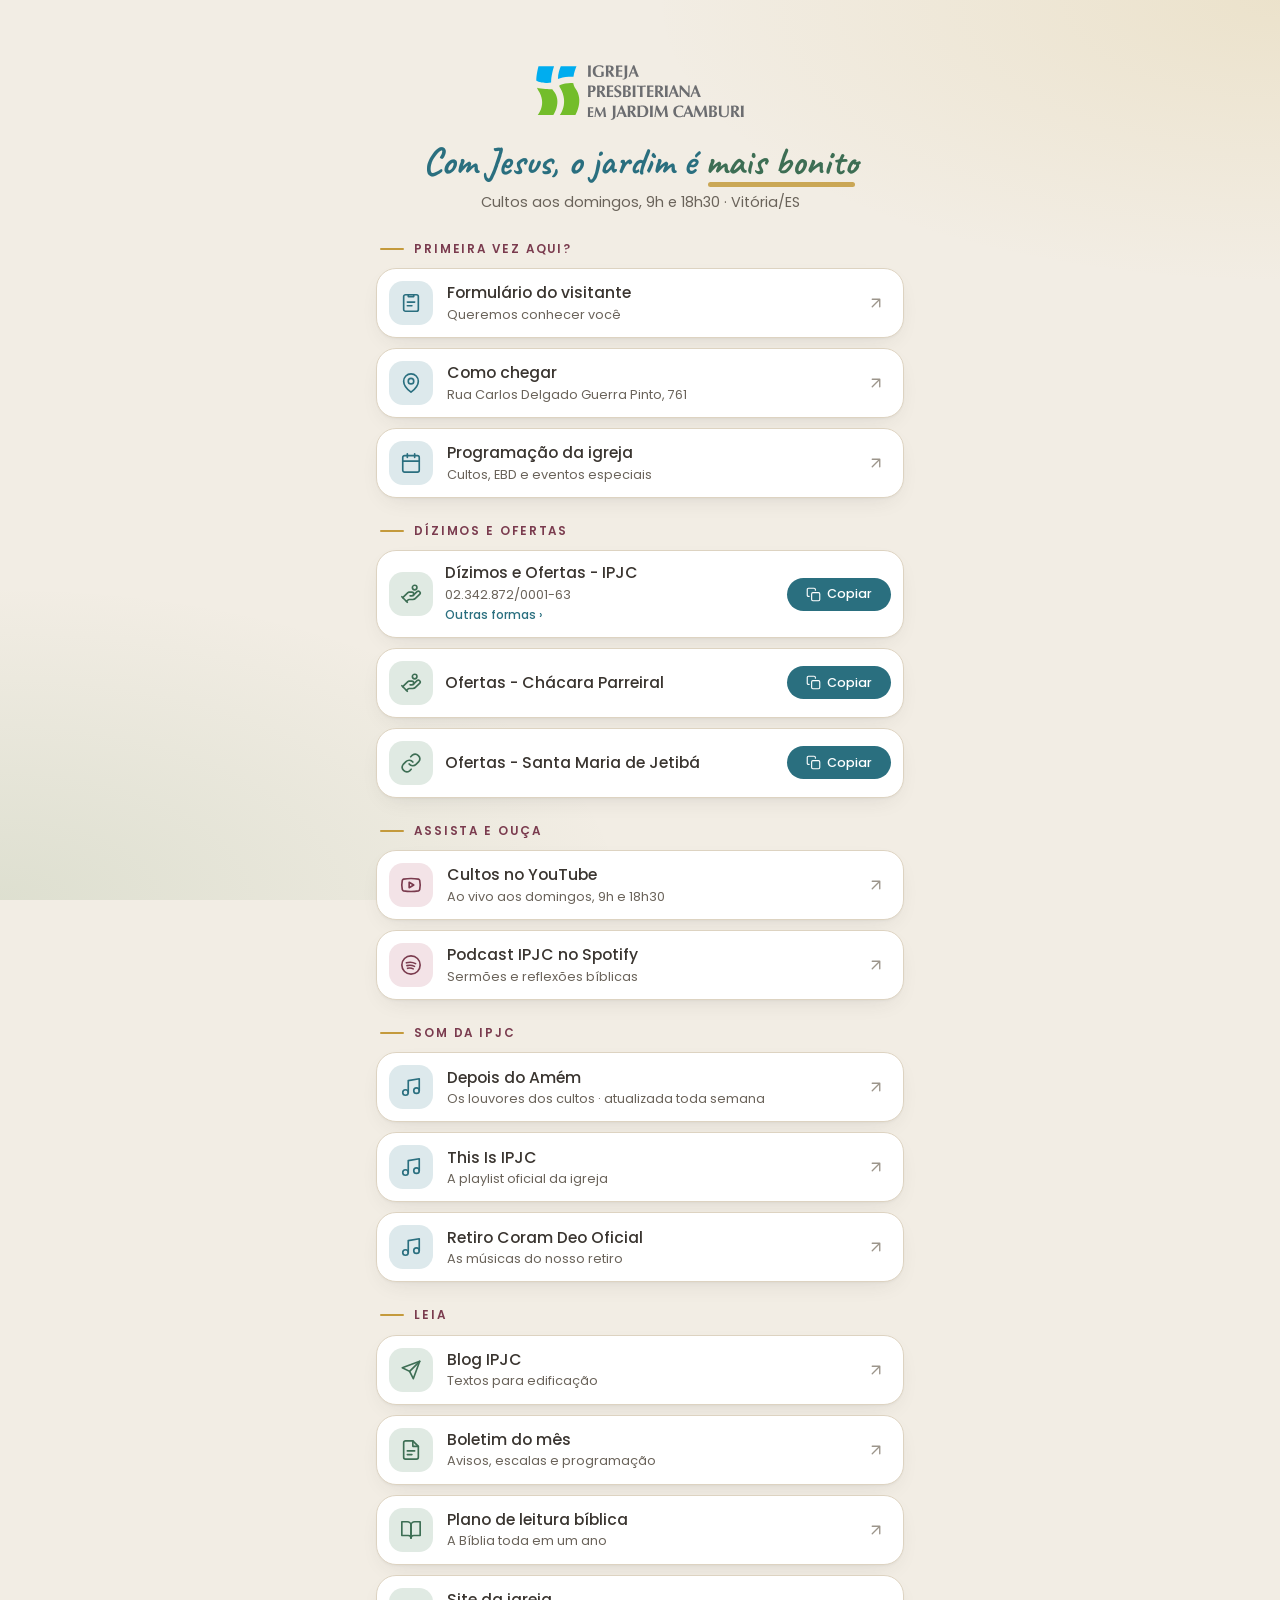
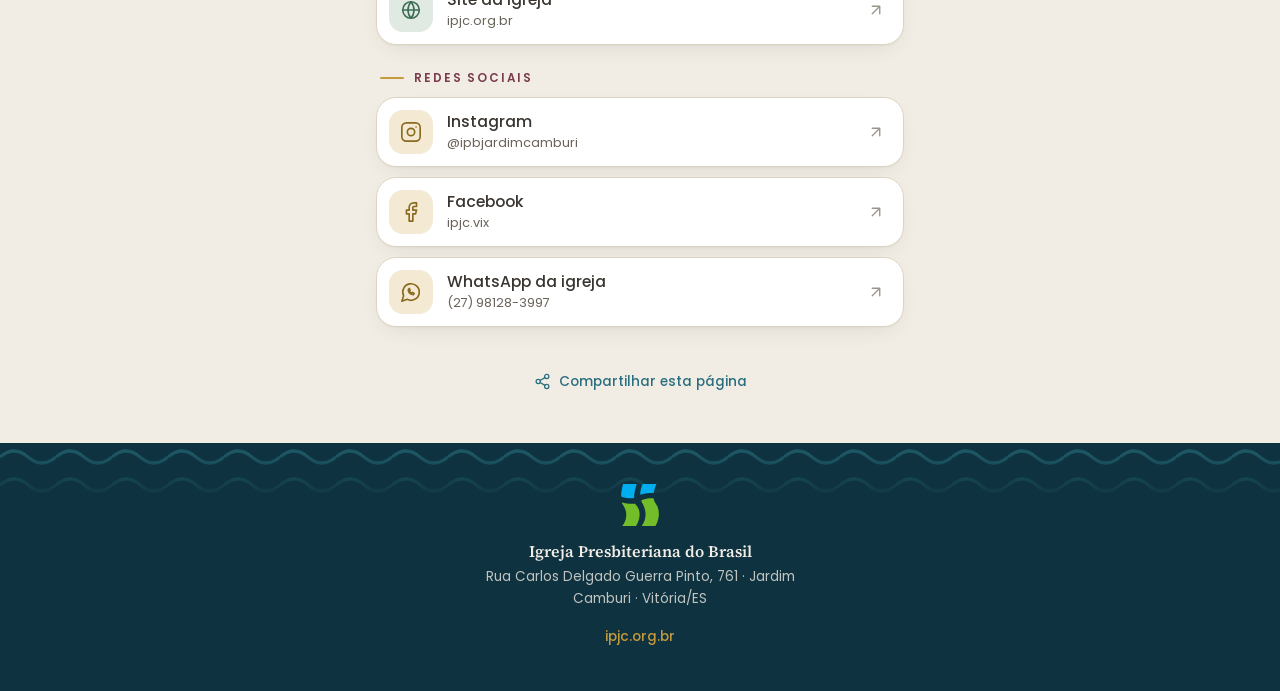
<file: index.html>
<!doctype html>
<html lang="pt-BR">
<head>
  <meta charset="utf-8">
  <meta name="viewport" content="width=device-width, initial-scale=1, viewport-fit=cover">
  <title>IPJC — Links</title>
  <meta name="description" content="Todos os links da Igreja Presbiteriana em Jardim Camburi: cultos ao vivo, programação, boletim, pedido de oração, contribuição e mais.">
  <meta name="theme-color" content="#F2EDE4">
  <meta property="og:type" content="website">
  <meta property="og:title" content="IPJC — Links">
  <meta property="og:description" content="Com Jesus, o jardim é mais bonito. Todos os links da igreja em um só lugar.">
  <meta property="og:locale" content="pt_BR">
  <meta property="og:image" content="assets/img/og-ipjc.jpg">
  <meta name="twitter:card" content="summary_large_image">
  <link rel="icon" href="assets/img/ipjc-simbolo.svg" type="image/svg+xml">
  <link rel="apple-touch-icon" href="assets/img/ipjc-simbolo.png">

  <link rel="preconnect" href="https://fonts.googleapis.com">
  <link rel="preconnect" href="https://fonts.gstatic.com" crossorigin>
  <link href="https://fonts.googleapis.com/css2?family=Caveat:wght@500;700&family=Poppins:wght@300;400;500;600;700&family=Source+Serif+4:ital,opsz,wght@0,8..60,400;0,8..60,600;0,8..60,700;1,8..60,400&display=swap" rel="stylesheet">
  <link rel="stylesheet" href="css/base.css">
  <link rel="stylesheet" href="css/links.css">

  <script src="js/icones.js" defer></script>
  <script src="js/links.js" defer></script>
</head>
<body class="lk">
  <div class="lk-fundo" aria-hidden="true"></div>

  <main class="lk-pagina" id="conteudo">
    <header class="lk-perfil">
      <a class="lk-logo" href="https://www.ipjc.org.br/" aria-label="Site da Igreja Presbiteriana em Jardim Camburi">
        <img src="assets/img/ipjc-logo.svg" alt="Igreja Presbiteriana em Jardim Camburi" width="300" height="81">
      </a>
      <p class="lk-frase" id="lk-frase"></p>
      <p class="lk-descricao" id="lk-descricao"></p>
      <ul class="lk-redes" id="lk-redes" aria-label="Redes sociais"></ul>
    </header>

    <a class="lk-aovivo" id="lk-aovivo" target="_blank" rel="noopener" hidden>
      <span class="dot" aria-hidden="true"></span>
      <strong>Ao vivo agora</strong>
      <span>Assista ao culto</span>
    </a>

    <div class="lk-secoes" id="lk-secoes" aria-live="polite">
      <div class="lk-carregando" aria-hidden="true"><span></span><span></span><span></span><span></span></div>
    </div>

    <button class="lk-compartilhar" type="button" id="lk-compartilhar">
      <span class="lk-compartilhar-ico" data-icone="compartilhar"></span>
      Compartilhar esta página
    </button>
  </main>

  <footer class="lk-rodape">
    <div class="calcadao" aria-hidden="true"></div>
    <img src="assets/img/ipjc-simbolo.svg" alt="" width="40" height="45">
    <p class="lk-rodape-texto" id="lk-rodape-texto"></p>
    <p class="lk-rodape-endereco" id="lk-rodape-endereco"></p>
    <a class="lk-rodape-site" href="https://www.ipjc.org.br/">ipjc.org.br</a>
  </footer>

  <div class="lk-toast" id="lk-toast" role="status" aria-live="polite"></div>
</body>
</html>
</file>
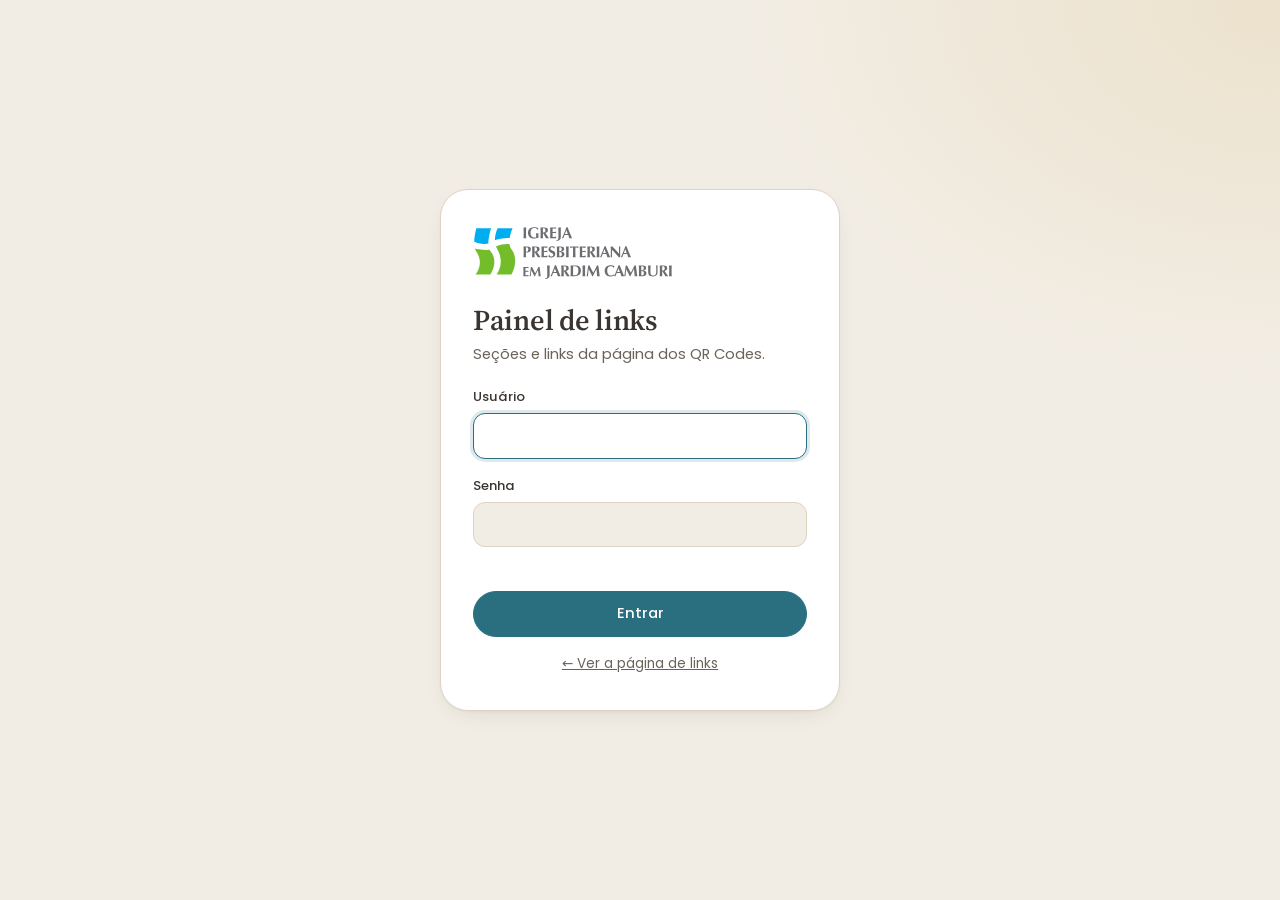
<file: admin.html>
<!doctype html>
<html lang="pt-BR">
<head>
  <meta charset="utf-8">
  <meta name="viewport" content="width=device-width, initial-scale=1">
  <meta name="robots" content="noindex, nofollow">
  <title>Painel de links — IPJC</title>
  <meta name="theme-color" content="#0F3240">
  <link rel="icon" href="assets/img/ipjc-simbolo.svg" type="image/svg+xml">

  <link rel="preconnect" href="https://fonts.googleapis.com">
  <link rel="preconnect" href="https://fonts.gstatic.com" crossorigin>
  <link href="https://fonts.googleapis.com/css2?family=Caveat:wght@500;700&family=Poppins:wght@300;400;500;600;700&family=Source+Serif+4:ital,opsz,wght@0,8..60,400;0,8..60,600;0,8..60,700;1,8..60,400&display=swap" rel="stylesheet">
  <link rel="stylesheet" href="css/base.css">
  <link rel="stylesheet" href="css/admin.css">

  <script src="js/icones.js" defer></script>
  <script src="js/vendor/qrcode.js" defer></script>
  <script src="js/admin-config.js" defer></script>
  <script src="js/admin.js" defer></script>
</head>
<body class="adm">

  <!-- ============================================================ LOGIN -->
  <main class="adm-login" id="tela-login">
    <form class="adm-login-card" id="form-login" novalidate>
      <img src="assets/img/ipjc-logo.svg" alt="Igreja Presbiteriana em Jardim Camburi" width="220" height="60">
      <h1>Painel de links</h1>
      <p>Seções e links da página dos QR Codes.</p>
      <label class="campo"><span>Usuário</span><input type="text" name="usuario" autocomplete="username" required autofocus></label>
      <label class="campo"><span>Senha</span><input type="password" name="senha" autocomplete="current-password" required></label>
      <p class="adm-login-erro" id="login-erro" role="alert"></p>
      <button class="btn" type="submit">Entrar</button>
      <a class="adm-voltar" href="index.html">← Ver a página de links</a>
    </form>
  </main>

  <!-- ============================================================ PAINEL -->
  <div class="adm-app" id="tela-app" hidden>
    <header class="adm-topo">
      <img class="adm-marca" src="assets/img/ipjc-logo-branca.svg" alt="IPJC" width="150" height="40">
      <span class="adm-topo-titulo">Painel de links</span>
      <a class="adm-topo-link" href="index.html" target="_blank" rel="noopener">Ver página ↗</a>
      <button class="adm-topo-link" type="button" id="btn-sair">Sair</button>
    </header>

    <div class="adm-corpo">
      <div class="adm-editor">
        <!-- Barra de publicação -->
        <div class="adm-barra" id="barra">
          <div class="adm-barra-status">
            <strong id="status-titulo">Tudo publicado</strong>
            <span id="status-texto">A página está igual ao que você vê aqui.</span>
          </div>
          <button class="btn btn--ghost btn--p adm-so-mobile" type="button" id="btn-previa-mobile">Prévia</button>
          <button class="btn btn--mostarda" type="button" id="btn-publicar">Publicar</button>
        </div>

        <nav class="adm-abas" role="tablist" aria-label="Seções do painel">
          <button type="button" role="tab" class="adm-aba" data-aba="links" aria-selected="true">Links</button>
          <button type="button" role="tab" class="adm-aba" data-aba="perfil" aria-selected="false">Perfil e redes</button>
          <button type="button" role="tab" class="adm-aba" data-aba="publicar" aria-selected="false">Publicação</button>
        </nav>

        <section class="adm-painel" data-painel="links" id="painel-links"></section>
        <section class="adm-painel" data-painel="perfil" id="painel-perfil" hidden></section>
        <section class="adm-painel" data-painel="publicar" id="painel-publicar" hidden></section>
      </div>

      <!-- Prévia ao vivo -->
      <aside class="adm-previa" id="previa" aria-label="Prévia da página">
        <div class="adm-previa-topo">
          <span>Prévia ao vivo</span>
          <button type="button" class="adm-previa-fechar" id="btn-previa-fechar" aria-label="Fechar prévia">×</button>
        </div>
        <div class="adm-celular"><iframe id="previa-frame" src="index.html?previa" title="Prévia da página de links"></iframe></div>
      </aside>
    </div>
  </div>

  <!-- ============================================================ DIÁLOGO DO LINK -->
  <dialog class="adm-dialogo" id="dialogo-link" aria-labelledby="dialogo-link-titulo">
    <form method="dialog" class="adm-form" id="form-link" novalidate>
      <header class="adm-dialogo-topo">
        <h2 id="dialogo-link-titulo">Novo link</h2>
        <button type="button" class="adm-dialogo-x" data-fechar aria-label="Fechar">×</button>
      </header>

      <label class="campo"><span>Título <em>*</em></span><input name="titulo" maxlength="70" required placeholder="Ex.: Inscrições para o Retiro"></label>
      <label class="campo"><span>Descrição <small>(opcional, aparece embaixo do título)</small></span><input name="descricao" maxlength="90" placeholder="Ex.: Até 30/11 · vagas limitadas"></label>
      <div class="campo">
        <span>Tipo</span>
        <div class="adm-tipos" role="radiogroup" aria-label="Tipo">
          <label><input type="radio" name="tipo" value="link"><span>Abre um link</span></label>
          <label><input type="radio" name="tipo" value="copiar"><span>Copia um texto <small>(ex.: chave Pix)</small></span></label>
        </div>
      </div>
      <label class="campo" data-so="copiar"><span>Texto copiado ao tocar em "Copiar" <em>*</em></span><input name="copiar" placeholder="Ex.: 02342872000163"></label>
      <label class="campo" data-so="copiar"><span>Nome do link "saiba mais" <small>(opcional)</small></span><input name="rotuloUrl" maxlength="40" placeholder="Outras formas"></label>
      <label class="campo"><span id="rotulo-url">Endereço (link) <em>*</em></span><input name="url" inputmode="url" placeholder="https://..."></label>
      <p class="adm-ajuda" data-so="link">Dica: para WhatsApp, use <code>https://wa.me/5527999999999</code>.</p>

      <div class="campo">
        <span>Imagem <small>(opcional — arte da programação, logo do ministério… substitui o ícone)</small></span>
        <div class="adm-imagem">
          <span class="adm-imagem-previa" id="imagem-previa"></span>
          <div class="adm-imagem-botoes">
            <label class="btn btn--ghost btn--p adm-arquivo">Escolher imagem<input type="file" accept="image/*" id="input-imagem"></label>
            <button type="button" class="btn btn--perigo btn--p" id="btn-remover-imagem" hidden>Remover imagem</button>
            <small class="adm-ajuda">A imagem é recortada no centro em formato quadrado e reduzida automaticamente.</small>
          </div>
        </div>
      </div>

      <div class="campo" id="campo-icone">
        <span>Ícone</span>
        <div class="adm-icones" id="seletor-icones" role="radiogroup" aria-label="Ícone"></div>
      </div>

      <label class="campo campo--meia"><span>Seção</span><select name="secao" id="link-secao"></select></label>
      <div class="campo--meia adm-chaves">
        <label class="adm-chave"><input type="checkbox" name="ativo"><span>Visível na página</span></label>
        <label class="adm-chave"><input type="checkbox" name="destaque"><span>Destaque (cartão grande)</span></label>
      </div>

      <fieldset class="adm-periodo">
        <legend>Período <small>(opcional — o link aparece e some sozinho)</small></legend>
        <label class="campo campo--meia"><span>Mostrar a partir de</span><input type="date" name="inicio"></label>
        <label class="campo campo--meia"><span>Mostrar até</span><input type="date" name="fim"></label>
      </fieldset>

      <p class="adm-form-erro" id="link-erro" role="alert"></p>
      <footer class="adm-dialogo-acoes">
        <button type="button" class="btn btn--perigo btn--p" id="btn-excluir-link">Excluir link</button>
        <span class="adm-espaco"></span>
        <button type="button" class="btn btn--ghost" data-fechar>Cancelar</button>
        <button type="submit" class="btn" id="btn-salvar-link">Salvar</button>
      </footer>
    </form>
  </dialog>

  <div class="adm-toast" id="toast" role="status" aria-live="polite"></div>
</body>
</html>
</file>
<file: css/base.css>
/* ==========================================================================
   IPJC Links — Base (tokens idênticos ao site v3: css/style.css)
   ========================================================================== */

:root {
  /* Cores da logo — exclusivas da marca */
  --logo-azul: #00ADEF;
  --logo-verde: #73BD2A;

  /* Paleta de Comunicações (Manual de Marca, cap. 07) */
  --noite: #0F3240;
  --azul-profundo: #1B4D5E;
  --azul: #2A6F7F;            /* Azul Petróleo — primária */
  --azul-claro: #5E9AAD;
  --verde: #3D6E54;           /* Verde Litúrgico */
  --verde-salvia: #5A8A6E;
  --borgonha: #7A3B4E;
  --mostarda: #C49A3C;
  --areia: #C8B89A;
  --creme: #F2EDE4;
  --grafite: #3A3530;
  --branco: #FFFFFF;

  /* Derivadas */
  --azul-600: var(--azul-profundo);
  --azul-100: #DDE9EC;
  --verde-100: #E0EAE3;
  --borgonha-100: #F3E3E7;
  --mostarda-600: #8A6A1E;
  --mostarda-100: #F4EAD3;
  --cinza: var(--grafite);
  --cinza-600: #6A635A;
  --cinza-400: #9C958B;
  --bege-claro: #EAE3D6;
  --linha: #DDD3C1;

  /* Tipografia */
  --f-sans: 'Poppins', system-ui, -apple-system, 'Segoe UI', sans-serif;
  --f-serif: 'Source Serif 4', Georgia, 'Times New Roman', serif;
  --f-script: 'Caveat', 'Segoe Script', cursive;

  --raio: 20px;
  --sombra: 0 1px 2px rgba(58, 56, 53, .04), 0 8px 24px -12px rgba(58, 56, 53, .18);
  --sombra-hover: 0 2px 4px rgba(58, 56, 53, .05), 0 22px 40px -18px rgba(42, 111, 127, .35);
  --ease: cubic-bezier(.22, .61, .36, 1);
}

*, *::before, *::after { box-sizing: border-box; }
[hidden] { display: none !important; }
html { -webkit-text-size-adjust: 100%; }
body {
  margin: 0;
  font-family: var(--f-sans);
  font-size: 16px;
  line-height: 1.6;
  color: var(--cinza);
  background: var(--creme);
  -webkit-font-smoothing: antialiased;
}
img, svg { display: block; max-width: 100%; }
a { color: var(--azul); }
h1, h2, h3 { font-family: var(--f-serif); font-weight: 600; line-height: 1.15; margin: 0 0 .5em; letter-spacing: -.01em; }
p { margin: 0 0 1em; }
button, input, select, textarea { font: inherit; color: inherit; }
:focus-visible { outline: 3px solid var(--mostarda); outline-offset: 3px; border-radius: 6px; }
::selection { background: var(--mostarda-100); color: var(--cinza); }

/* Ondas do calçadão de Camburi (mesmo padrão do site) */
.calcadao {
  position: absolute; pointer-events: none;
  background-image: url("data:image/svg+xml,%3Csvg xmlns='http://www.w3.org/2000/svg' width='56' height='28' viewBox='0 0 56 28'%3E%3Cpath d='M0 14q14-12 28 0t28 0' fill='none' stroke='%232A6F7F' stroke-width='3.2'/%3E%3C/svg%3E");
  background-size: 56px 28px;
}

/* Botões (mesmo padrão do site) */
.btn {
  --bg: var(--azul); --fg: #fff;
  display: inline-flex; align-items: center; justify-content: center; gap: 10px;
  min-height: 46px; padding: 11px 22px;
  font: 500 .92rem/1.2 var(--f-sans);
  color: var(--fg); background: var(--bg);
  border: 1.5px solid var(--bg); border-radius: 999px;
  text-decoration: none; cursor: pointer;
  transition: transform .25s var(--ease), background-color .25s, color .25s, box-shadow .25s;
}
.btn:hover { color: var(--fg); background: var(--azul-600); border-color: var(--azul-600); transform: translateY(-2px); box-shadow: var(--sombra-hover); }
.btn:disabled { opacity: .55; cursor: not-allowed; transform: none; box-shadow: none; }
.btn svg { width: 18px; height: 18px; flex: none; }
.btn--mostarda { --bg: var(--mostarda); --fg: var(--grafite); }
.btn--mostarda:hover { background: #D3AC57; border-color: #D3AC57; }
.btn--ghost { --fg: var(--azul); background: transparent; border-color: currentColor; }
.btn--ghost:hover { --fg: #fff; background: var(--azul); border-color: var(--azul); }
.btn--perigo { --fg: var(--borgonha); background: transparent; border-color: currentColor; }
.btn--perigo:hover { --fg: #fff; background: var(--borgonha); border-color: var(--borgonha); box-shadow: none; }
.btn--p { min-height: 38px; padding: 7px 14px; font-size: .82rem; }

@keyframes pulse { from { transform: scale(1); opacity: .8; } to { transform: scale(2.8); opacity: 0; } }

@media (prefers-reduced-motion: reduce) {
  *, *::before, *::after { animation-duration: .01ms !important; animation-iteration-count: 1 !important; transition-duration: .01ms !important; }
}
</file>
<file: css/links.css>
/* ==========================================================================
   IPJC Links — Página pública
   ========================================================================== */

.lk { min-height: 100vh; display: flex; flex-direction: column; overflow-x: hidden; }

/* Fundo: mesmos brilhos do hero do site */
.lk-fundo {
  position: fixed; inset: 0; z-index: -1; pointer-events: none;
  background:
    radial-gradient(70% 45% at 100% 0%, rgba(196, 160, 53, .14), transparent 70%),
    radial-gradient(70% 50% at 0% 100%, rgba(74, 124, 63, .12), transparent 70%),
    var(--creme);
}

.lk-pagina {
  flex: 1; width: 100%; max-width: 560px; margin-inline: auto;
  padding: clamp(36px, 8vw, 64px) 16px 40px;
}

/* Perfil ------------------------------------------------------------------ */
.lk-perfil { text-align: center; margin-bottom: 28px; animation: lk-sobe .7s var(--ease) both; }
.lk-logo { display: inline-block; margin-bottom: 14px; }
.lk-logo img { width: min(52vw, 210px); height: auto; }
.lk-frase {
  font: 700 clamp(1.8rem, 7.4vw, 2.4rem)/1 var(--f-script);
  color: var(--azul); margin: 0 0 10px; letter-spacing: 0;
}
.lk-frase em { font-style: normal; color: var(--verde); position: relative; white-space: nowrap; }
.lk-frase em::after {   /* traço mostarda, como o sublinhado da home */
  content: ""; position: absolute; left: 2%; right: 2%; bottom: -.04em; height: .12em;
  background: var(--mostarda); border-radius: 99px; opacity: .85;
  transform: scaleX(0); transform-origin: left; animation: lk-traco .9s .5s var(--ease) forwards;
}
.lk-descricao { margin: 0 auto 20px; max-width: 36ch; font-size: .9rem; color: var(--cinza-600); }
.lk-descricao:empty { display: none; }

.lk-redes { list-style: none; margin: 0; padding: 0; display: flex; justify-content: center; flex-wrap: wrap; gap: 10px; }
.lk-redes:empty { display: none; }
.lk-redes a {
  display: grid; place-items: center; width: 44px; height: 44px; border-radius: 50%;
  color: var(--azul); background: var(--branco); border: 1px solid var(--linha);
  transition: transform .25s var(--ease), background-color .25s, color .25s, border-color .25s;
}
.lk-redes a:hover { color: #fff; background: var(--azul); border-color: var(--azul); transform: translateY(-2px); }
.lk-redes svg { width: 20px; height: 20px; }

/* Ao vivo (aparece só nos horários definidos) ------------------------------ */
.lk-aovivo {
  display: flex; align-items: center; gap: 10px; margin: 0 0 22px; padding: 12px 18px;
  border-radius: 999px; background: var(--borgonha); color: #fff; text-decoration: none;
  font-size: .9rem; box-shadow: 0 12px 28px -14px rgba(122, 59, 78, .7);
  animation: lk-sobe .6s var(--ease) both;
  transition: transform .25s var(--ease), background-color .25s;
}
.lk-aovivo:hover { color: #fff; background: #652F40; transform: translateY(-2px); }
.lk-aovivo span:last-child { margin-left: auto; opacity: .85; }
.lk-aovivo .dot { position: relative; width: 9px; height: 9px; border-radius: 50%; background: #FF8A8A; flex: none; }
.lk-aovivo .dot::after { content: ""; position: absolute; inset: 0; border-radius: 50%; background: inherit; animation: pulse 1.8s ease-out infinite; }

/* Seções ------------------------------------------------------------------ */
.lk-secoes { display: grid; gap: 26px; }
.lk-secao { animation: lk-sobe .7s var(--ease) both; }
.lk-secao-titulo {
  display: flex; align-items: center; gap: 10px; margin: 0 0 12px; padding-left: 4px;
  font: 600 .74rem/1.2 var(--f-sans); letter-spacing: .16em; text-transform: uppercase; color: var(--borgonha);
}
.lk-secao-titulo::before { content: ""; width: 24px; height: 2px; background: var(--mostarda); border-radius: 2px; flex: none; }

/* Seção recolhível (details/summary) */
.lk-secao details > summary { list-style: none; cursor: pointer; }
.lk-secao details > summary::-webkit-details-marker { display: none; }
.lk-secao details > summary .lk-secao-titulo { margin: 0; }
.lk-secao details > summary {
  display: flex; align-items: center; justify-content: space-between; gap: 12px;
  padding: 14px 18px; border-radius: 16px; background: rgba(255, 255, 255, .55); border: 1px dashed var(--linha);
  transition: background-color .25s;
}
.lk-secao details > summary:hover { background: var(--branco); }
.lk-secao details > summary svg { width: 18px; height: 18px; color: var(--borgonha); transition: transform .3s var(--ease); }
.lk-secao details[open] > summary { margin-bottom: 12px; }
.lk-secao details[open] > summary svg { transform: rotate(180deg); }

.lk-lista { list-style: none; margin: 0; padding: 0; display: grid; gap: 10px; }

/* Link (cartão) */
.lk-link {
  position: relative; display: grid; grid-template-columns: 44px 1fr 20px; align-items: center; gap: 14px;
  min-height: 68px; padding: 12px 16px 12px 12px;
  background: var(--branco); border: 1px solid var(--linha); border-radius: var(--raio);
  color: var(--cinza); text-decoration: none; box-shadow: var(--sombra);
  transition: transform .3s var(--ease), box-shadow .3s, border-color .3s;
}
.lk-link:hover { color: var(--cinza); transform: translateY(-2px); box-shadow: var(--sombra-hover); border-color: var(--azul-100); }
.lk-link:active { transform: translateY(0) scale(.99); }
.lk-link-ico {
  display: grid; place-items: center; width: 44px; height: 44px; border-radius: 14px;
  background: var(--azul-100); color: var(--azul); transition: background-color .3s, color .3s;
}
.lk-link-ico svg { width: 22px; height: 22px; }
.lk-link:hover .lk-link-ico { background: var(--azul); color: #fff; }
.lk-link-texto { min-width: 0; display: flex; flex-direction: column; }
.lk-link-texto strong { font-weight: 500; font-size: .98rem; line-height: 1.3; }
.lk-link-texto small { font-size: .8rem; line-height: 1.35; color: var(--cinza-600); margin-top: 2px; }
.lk-link-seta { width: 18px; height: 18px; color: var(--cinza-400); transition: transform .3s var(--ease), color .3s; }
.lk-link:hover .lk-link-seta { color: var(--azul); transform: translate(2px, -2px); }

/* Cores alternadas por seção, dentro da paleta de comunicações */
.lk-secao[data-tom="verde"] .lk-link-ico { background: var(--verde-100); color: var(--verde); }
.lk-secao[data-tom="verde"] .lk-link:hover .lk-link-ico { background: var(--verde); color: #fff; }
.lk-secao[data-tom="mostarda"] .lk-link-ico { background: var(--mostarda-100); color: var(--mostarda-600); }
.lk-secao[data-tom="mostarda"] .lk-link:hover .lk-link-ico { background: var(--mostarda); color: var(--grafite); }
.lk-secao[data-tom="borgonha"] .lk-link-ico { background: var(--borgonha-100); color: var(--borgonha); }
.lk-secao[data-tom="borgonha"] .lk-link:hover .lk-link-ico { background: var(--borgonha); color: #fff; }

/* Link em destaque: cartão noite, com ondas do calçadão */
.lk-link--destaque {
  overflow: hidden; min-height: 92px; padding: 18px 20px 18px 16px; grid-template-columns: 52px 1fr 22px;
  background: linear-gradient(135deg, var(--noite), var(--azul-profundo));
  border-color: transparent; color: var(--creme);
  box-shadow: 0 18px 36px -18px rgba(15, 50, 64, .65);
}
.lk-link--destaque:hover { color: var(--creme); border-color: transparent; box-shadow: 0 24px 44px -18px rgba(15, 50, 64, .75); }
.lk-link--destaque::before {
  content: ""; position: absolute; right: -10px; bottom: -6px; width: 60%; height: 56px; opacity: .14;
  background-image: url("data:image/svg+xml,%3Csvg xmlns='http://www.w3.org/2000/svg' width='56' height='28' viewBox='0 0 56 28'%3E%3Cpath d='M0 14q14-12 28 0t28 0' fill='none' stroke='%23F2EDE4' stroke-width='3.2'/%3E%3C/svg%3E");
  background-size: 56px 28px;
  -webkit-mask-image: linear-gradient(to left, #000, transparent); mask-image: linear-gradient(to left, #000, transparent);
}
.lk-link--destaque .lk-link-ico,
.lk-secao .lk-link--destaque .lk-link-ico { width: 52px; height: 52px; border-radius: 16px; background: var(--mostarda); color: var(--grafite); }
.lk-link--destaque:hover .lk-link-ico,
.lk-secao .lk-link--destaque:hover .lk-link-ico { background: #D3AC57; color: var(--grafite); }
.lk-link--destaque .lk-link-texto strong { font: 600 1.18rem/1.2 var(--f-serif); }
.lk-link--destaque .lk-link-texto small { color: rgba(242, 237, 228, .75); font-size: .84rem; }
.lk-link--destaque .lk-link-seta { color: var(--mostarda); }
.lk-link--destaque:hover .lk-link-seta { color: var(--mostarda); }

/* Imagem no lugar do ícone (arte da programação, logo de ministério) */
.lk-link-ico.lk-link-img, .lk-secao .lk-link-ico.lk-link-img,
.lk-secao .lk-link:hover .lk-link-ico.lk-link-img { overflow: hidden; background: var(--bege-claro); }
.lk-link-img img { width: 100%; height: 100%; object-fit: cover; }

/* Cartão "copiar" (chave Pix) */
.lk-copiar { grid-template-columns: 44px 1fr auto; }
.lk-copiar:hover { transform: none; box-shadow: var(--sombra); border-color: var(--linha); }
.lk-copiar:hover .lk-link-ico { background: inherit; color: inherit; }
.lk-secao .lk-copiar:hover .lk-link-ico { background: var(--azul-100); color: var(--azul); }
.lk-secao[data-tom="verde"] .lk-copiar:hover .lk-link-ico { background: var(--verde-100); color: var(--verde); }
.lk-secao[data-tom="mostarda"] .lk-copiar:hover .lk-link-ico { background: var(--mostarda-100); color: var(--mostarda-600); }
.lk-secao[data-tom="borgonha"] .lk-copiar:hover .lk-link-ico { background: var(--borgonha-100); color: var(--borgonha); }
.lk-copiar { gap: 12px; padding-right: 12px; }
.lk-copiar .lk-link-texto small { font-variant-numeric: tabular-nums; }
.lk-copiar-mais { align-self: flex-start; margin-top: 3px; font-size: .74rem; font-weight: 500; text-decoration: none; }
.lk-copiar-mais:hover { text-decoration: underline; }
.lk-copiar-btn {
  display: inline-flex; align-items: center; justify-content: center; gap: 6px; min-width: 104px; padding: 9px 12px; border: 0; border-radius: 999px; cursor: pointer;
  background: var(--azul); color: #fff; font: 500 .8rem/1 var(--f-sans); white-space: nowrap;
  transition: background-color .25s, transform .2s var(--ease);
}
.lk-copiar-btn:hover { background: var(--azul-profundo); }
.lk-copiar-btn:active { transform: scale(.96); }
.lk-copiar-btn svg { width: 15px; height: 15px; }
.lk-copiar-btn.is-copiado { background: var(--verde); }

/* Estados ----------------------------------------------------------------- */
.lk-carregando { display: grid; gap: 10px; }
.lk-carregando span { height: 68px; border-radius: var(--raio); background: linear-gradient(90deg, var(--bege-claro), #F6F2EA, var(--bege-claro)); background-size: 200% 100%; animation: lk-brilho 1.4s linear infinite; }
.lk-carregando span:first-child { height: 92px; }
.lk-erro { padding: 24px; text-align: center; border-radius: var(--raio); background: var(--branco); border: 1px solid var(--linha); color: var(--cinza-600); font-size: .92rem; }
.lk-erro a { font-weight: 500; }
.lk-aviso-rascunho {
  position: sticky; top: 10px; z-index: 5; margin: 0 0 18px; padding: 8px 14px; border-radius: 999px;
  background: var(--mostarda); color: var(--grafite); font-size: .78rem; font-weight: 600; text-align: center;
}

/* Compartilhar ------------------------------------------------------------- */
.lk-compartilhar {
  display: flex; align-items: center; justify-content: center; gap: 8px; margin: 34px auto 0; padding: 10px 18px;
  border: 0; border-radius: 999px; background: transparent; cursor: pointer;
  font-size: .85rem; font-weight: 500; color: var(--azul); transition: background-color .25s;
}
.lk-compartilhar:hover { background: rgba(42, 111, 127, .08); }
.lk-compartilhar svg { width: 17px; height: 17px; }

/* Rodapé ------------------------------------------------------------------ */
.lk-rodape {
  position: relative; overflow: hidden; padding: 40px 16px calc(44px + env(safe-area-inset-bottom));
  background: var(--noite); color: rgba(242, 237, 228, .78); text-align: center; font-size: .85rem;
}
.lk-rodape .calcadao { left: 0; right: 0; top: 0; height: 60px; opacity: .22; filter: brightness(2.2);
  -webkit-mask-image: linear-gradient(to bottom, #000, transparent); mask-image: linear-gradient(to bottom, #000, transparent); }
.lk-rodape img { position: relative; margin: 0 auto 14px; width: 40px; height: auto; }
.lk-rodape p { position: relative; margin: 0 auto 4px; max-width: 40ch; }
.lk-rodape-texto { font: 600 1rem/1.3 var(--f-serif); color: var(--creme); }
.lk-rodape-site { position: relative; display: inline-block; margin-top: 12px; color: var(--mostarda); font-weight: 500; text-decoration: none; }
.lk-rodape-site:hover { color: var(--creme); }

/* Toast */
.lk-toast {
  position: fixed; left: 50%; bottom: 24px; z-index: 50; transform: translate(-50%, 200%); opacity: 0;
  padding: 12px 20px; border-radius: 999px; background: var(--grafite); color: var(--creme);
  font-size: .88rem; box-shadow: var(--sombra); transition: transform .4s var(--ease), opacity .3s; pointer-events: none;
}
.lk-toast.is-visivel { transform: translate(-50%, 0); opacity: 1; }

/* Na prévia do painel, a página é redesenhada a cada tecla: sem animações de entrada */
.is-previa .lk-perfil, .is-previa .lk-secao, .is-previa .lk-aovivo { animation: none; }
.is-previa .lk-frase em::after { animation: none; transform: none; }

/* Animações */
@keyframes lk-sobe { from { opacity: 0; transform: translateY(14px); } to { opacity: 1; transform: none; } }
@keyframes lk-traco { to { transform: scaleX(1); } }
@keyframes lk-brilho { to { background-position: -200% 0; } }
</file>
<file: css/admin.css>
/* ==========================================================================
   IPJC Links — Painel de administração (mesmo visual do painel do site v3)
   ========================================================================== */

.adm { background: var(--creme); }
.adm code { padding: 1px 6px; border-radius: 6px; background: var(--bege-claro); font-size: .86em; word-break: break-all; }

/* Login ------------------------------------------------------------------ */
.adm-login { min-height: 100vh; display: grid; place-items: center; padding: 24px 16px;
  background: radial-gradient(60% 60% at 100% 0%, rgba(196, 154, 60, .14), transparent 70%), var(--creme); }
.adm-login-card {
  width: min(100%, 400px); display: grid; gap: 16px; padding: 36px 32px;
  background: var(--branco); border: 1px solid var(--linha); border-radius: 28px; box-shadow: var(--sombra);
}
.adm-login-card img { width: 200px; height: auto; margin-bottom: 8px; }
.adm-login-card h1 { font-size: 1.8rem; margin: 0; }
.adm-login-card > p { margin: -10px 0 4px; color: var(--cinza-600); font-size: .92rem; }
.adm-login-erro { margin: 0; min-height: 1.2em; font-size: .88rem; color: var(--borgonha); }
.adm-voltar { font-size: .85rem; color: var(--cinza-600); text-align: center; }

/* Campos ----------------------------------------------------------------- */
.adm .campo { display: flex; flex-direction: column; gap: 6px; min-width: 0; }
.adm .campo > span { font-size: .82rem; font-weight: 500; color: var(--cinza); }
.adm .campo > span small { font-weight: 400; color: var(--cinza-600); }
.adm .campo em { font-style: normal; color: var(--borgonha); }
.adm .campo input, .adm .campo textarea, .adm .campo select, .adm-redes input, .adm-redes select, .adm-mini select {
  width: 100%; padding: 11px 14px; border: 1px solid var(--linha); border-radius: 12px;
  background: var(--creme); font: 400 .92rem/1.45 var(--f-sans); color: var(--cinza);
  transition: border-color .2s, box-shadow .2s, background-color .2s;
}
.adm .campo textarea { resize: vertical; }
.adm input:focus, .adm textarea:focus, .adm select:focus {
  outline: none; border-color: var(--azul); background-color: var(--branco); box-shadow: 0 0 0 3px var(--azul-100);
}
.adm .campo.is-erro input { border-color: var(--borgonha); background-color: var(--borgonha-100); }
.adm-ajuda { margin: -6px 0 0; font-size: .76rem; color: var(--cinza-600); flex: 1 1 100%; }
.adm-form-erro { flex: 1 1 100%; margin: 0; min-height: 1.2em; font-size: .86rem; color: var(--borgonha); }

.adm-chave { display: flex; align-items: center; gap: 10px; cursor: pointer; font-size: .88rem; }
.adm-chave input { appearance: none; position: relative; flex: none; width: 40px; height: 24px; margin: 0; border-radius: 99px; background: var(--linha); cursor: pointer; transition: background-color .2s; }
.adm-chave input::after { content: ""; position: absolute; top: 3px; left: 3px; width: 18px; height: 18px; border-radius: 50%; background: #fff; box-shadow: 0 1px 3px rgba(0, 0, 0, .2); transition: transform .25s var(--ease); }
.adm-chave input:checked { background: var(--verde); }
.adm-chave input:checked::after { transform: translateX(16px); }
.adm-chave input:disabled { opacity: .45; cursor: not-allowed; }
.adm-chave input:disabled + span { opacity: .5; }
.adm-chave--p { font-size: .8rem; }
.adm-chave--p input { width: 34px; height: 20px; }
.adm-chave--p input::after { width: 14px; height: 14px; }
.adm-chave--p input:checked::after { transform: translateX(14px); }

/* Estrutura -------------------------------------------------------------- */
.adm-topo {
  position: sticky; top: 0; z-index: 30;
  display: flex; align-items: center; gap: 18px; padding: 12px 24px;
  background: var(--noite); color: var(--creme);
}
.adm-marca { height: 34px; width: auto; }
.adm-topo-titulo { font: 600 1rem/1 var(--f-serif); padding-left: 18px; border-left: 1px solid rgba(242, 237, 228, .2); }
.adm-topo-link { padding: 8px 4px; border: 0; background: none; cursor: pointer; font: 500 .85rem/1 var(--f-sans); color: var(--creme); text-decoration: none; }
.adm-topo-link:first-of-type { margin-left: auto; }
.adm-topo-link:hover { color: var(--mostarda); }

.adm-corpo { display: grid; grid-template-columns: minmax(0, 1fr) 400px; gap: 32px; max-width: 1280px; margin-inline: auto; padding: 24px clamp(16px, 3vw, 40px) 80px; }
.adm-editor { min-width: 0; }

.adm-cabecalho { margin: 6px 0 20px; }
.adm-cabecalho h1 { font-size: clamp(1.6rem, 3vw, 2.1rem); margin: 0 0 6px; }
.adm-cabecalho p { margin: 0; color: var(--cinza-600); font-size: .9rem; max-width: 70ch; }

/* Barra de publicação */
.adm-barra {
  position: sticky; top: 58px; z-index: 20;
  display: flex; align-items: center; gap: 14px; padding: 12px 12px 12px 18px; margin-bottom: 16px;
  border-radius: 18px; background: var(--verde-100); border: 1px solid rgba(61, 110, 84, .2);
  transition: background-color .3s, border-color .3s;
}
.adm-barra.is-pendente { background: var(--mostarda-100); border-color: rgba(196, 154, 60, .45); box-shadow: 0 10px 24px -16px rgba(138, 106, 30, .6); }
.adm-barra-status { flex: 1; min-width: 0; display: flex; flex-direction: column; line-height: 1.3; }
.adm-barra-status strong { font-size: .92rem; color: var(--verde); }
.adm-barra.is-pendente .adm-barra-status strong { color: var(--mostarda-600); }
.adm-barra-status strong::before { content: "● "; }
.adm-barra-status span { font-size: .78rem; color: var(--cinza-600); }

/* Abas */
.adm-abas { display: flex; gap: 4px; padding: 4px; margin-bottom: 20px; border-radius: 14px; background: var(--bege-claro); overflow-x: auto; }
.adm-aba { flex: 1 0 auto; padding: 10px 16px; border: 0; border-radius: 10px; background: none; cursor: pointer; font: 500 .88rem/1 var(--f-sans); color: var(--cinza-600); white-space: nowrap; transition: background-color .2s, color .2s; }
.adm-aba:hover { color: var(--cinza); }
.adm-aba[aria-selected="true"] { background: var(--branco); color: var(--azul); box-shadow: var(--sombra); }

/* Cartões */
.adm-card { background: var(--branco); border: 1px solid var(--linha); border-radius: 22px; padding: clamp(18px, 2.4vw, 26px); margin-bottom: 18px; }
.adm-card h2 { font-size: 1.25rem; margin: 0 0 12px; }
.adm-texto { color: var(--cinza-600); font-size: .9rem; }
.adm-colunas { display: grid; grid-template-columns: 1fr 1fr; gap: 0 18px; align-items: start; }
@media (max-width: 1180px) { .adm-colunas { grid-template-columns: 1fr; } }
.adm-form { display: flex; flex-wrap: wrap; gap: 14px; }
.adm-form > .campo, .adm-form > .adm-chave { flex: 1 1 100%; }
.adm-form > .campo--meia { flex: 1 1 calc(50% - 7px); min-width: 200px; }
.adm-form--linha { align-items: end; }
.adm-form--linha > .campo { flex: 1 1 220px; }
.adm-botoes { display: flex; flex-wrap: wrap; gap: 10px; }

.adm-status { display: flex; flex-direction: column; gap: 2px; padding: 14px 16px; border-radius: 14px; margin-bottom: 16px; }
.adm-status.is-pendente { background: var(--mostarda-100); color: var(--mostarda-600); }
.adm-status.is-ok { background: var(--verde-100); color: var(--verde); }
.adm-status span { font-size: .84rem; }
.adm-passo-a-passo { margin-top: 16px; font-size: .86rem; color: var(--cinza-600); }
.adm-passo-a-passo summary { cursor: pointer; font-weight: 500; color: var(--azul); }
.adm-passo-a-passo ol { margin: 10px 0 0; padding-left: 20px; display: grid; gap: 8px; }
.adm-hash { margin: 14px 0 0; font-size: .84rem; }
.adm-arquivo { position: relative; overflow: hidden; }
.adm-arquivo input { position: absolute; inset: 0; opacity: 0; cursor: pointer; }

.adm-qr { display: grid; place-items: center; width: 252px; height: 252px; margin: 0 0 16px; padding: 16px; border: 1px solid var(--linha); border-radius: 18px; background: #fff; color: var(--cinza-600); font-size: .84rem; text-align: center; }
.adm-qr img, .adm-qr canvas { width: 220px; height: 220px; }

/* Botões de ícone */
.adm-ico-btn {
  display: grid; place-items: center; flex: none; width: 34px; height: 34px; padding: 0;
  border: 0; border-radius: 10px; background: none; color: var(--cinza-600); cursor: pointer;
  transition: background-color .2s, color .2s;
}
.adm-ico-btn svg { width: 18px; height: 18px; }
.adm-ico-btn:hover { background: var(--azul-100); color: var(--azul); }
.adm-ico-btn:disabled { opacity: .3; cursor: default; background: none; color: var(--cinza-600); }
.adm-ico-btn--perigo:hover { background: var(--borgonha-100); color: var(--borgonha); }

/* Seções e links --------------------------------------------------------- */
.adm-secao { background: var(--branco); border: 1px solid var(--linha); border-radius: 22px; padding: 10px 12px 12px; margin-bottom: 14px; }
.adm-secao-topo { display: flex; align-items: center; gap: 4px; }
.adm-secao-abrir svg { transition: transform .25s var(--ease); }
.adm-secao.is-fechada .adm-secao-abrir svg { transform: rotate(-90deg); }
.adm-secao-nome {
  flex: 1; min-width: 0; padding: 8px 10px; border: 1px solid transparent; border-radius: 10px; background: none;
  font: 600 1.12rem/1.2 var(--f-serif); color: var(--cinza);
}
.adm-secao-nome:hover { background: var(--creme); }
.adm-secao-nome::placeholder { font: italic 400 .95rem var(--f-serif); color: var(--cinza-400); }
.adm-secao-qtd { min-width: 24px; padding: 3px 7px; margin-right: 4px; border-radius: 999px; background: var(--creme); color: var(--cinza-600); font-size: .72rem; text-align: center; }
.adm-secao-opcoes { display: flex; flex-wrap: wrap; align-items: center; gap: 10px 22px; padding: 4px 8px 10px 46px; }
.adm-mini { display: flex; align-items: center; gap: 8px; font-size: .8rem; color: var(--cinza-600); }
.adm-mini select { width: auto; padding: 6px 30px 6px 10px; font-size: .8rem; }
.adm-secao.is-fechada .adm-secao-opcoes, .adm-secao.is-fechada .adm-links, .adm-secao.is-fechada .adm-add-link { display: none; }

.adm-links { list-style: none; margin: 0; padding: 4px; display: grid; gap: 6px; border-radius: 14px; transition: background-color .2s; }
.adm-links.is-alvo { background: var(--azul-100); }
.adm-link {
  position: relative; display: grid; grid-template-columns: 22px minmax(0, 1fr) auto; align-items: center; gap: 4px;
  padding: 6px 6px 6px 2px; border: 1px solid var(--linha); border-radius: 16px; background: var(--creme);
  transition: border-color .2s, box-shadow .2s, opacity .2s;
}
.adm-link:hover { border-color: var(--azul-claro); }
.adm-link.is-apagado .adm-link-corpo { opacity: .55; }
.adm-link.is-arrastando { opacity: .4; }
.adm-link.is-alvo-antes { box-shadow: 0 -3px 0 var(--mostarda); }
.adm-link.is-alvo-depois { box-shadow: 0 3px 0 var(--mostarda); }
.adm-alca { display: grid; place-items: center; height: 100%; color: var(--cinza-400); cursor: grab; }
.adm-alca svg { width: 16px; height: 16px; }
.adm-link-corpo { display: flex; align-items: center; gap: 12px; min-width: 0; padding: 4px; border: 0; background: none; cursor: pointer; text-align: left; border-radius: 12px; }
.adm-link-ico { display: grid; place-items: center; flex: none; width: 40px; height: 40px; border-radius: 12px; background: var(--azul-100); color: var(--azul); }
.adm-link-ico svg { width: 20px; height: 20px; }
.adm-link-ico.is-destaque { background: var(--noite); color: var(--mostarda); }
.adm-link-texto { min-width: 0; display: flex; flex-direction: column; line-height: 1.3; }
.adm-link-texto strong { font-weight: 500; font-size: .92rem; overflow: hidden; text-overflow: ellipsis; white-space: nowrap; }
.adm-link-texto small { font-size: .74rem; color: var(--cinza-600); overflow: hidden; text-overflow: ellipsis; white-space: nowrap; }
.adm-link-corpo:hover strong { color: var(--azul); }
.adm-chips { display: flex; flex-wrap: wrap; gap: 4px; }
.adm-chips:empty { display: none; }
.adm-chip { margin-top: 4px; padding: 2px 8px; border-radius: 999px; font-size: .64rem; font-weight: 600; letter-spacing: .05em; text-transform: uppercase; background: var(--bege-claro); color: var(--cinza-600); }
.adm-chip--destaque { background: var(--noite); color: var(--mostarda); }
.adm-chip--agendado, .adm-chip--periodo { background: var(--azul-100); color: var(--azul); }
.adm-chip--expirado { background: var(--borgonha-100); color: var(--borgonha); }
.adm-link-acoes { display: flex; }
.adm-vazio { padding: 18px 12px; border: 1.5px dashed var(--linha); border-radius: 14px; text-align: center; font-size: .84rem; color: var(--cinza-600); }

.adm-add-link, .adm-add-secao {
  display: flex; align-items: center; justify-content: center; gap: 8px; width: 100%;
  border: 1.5px dashed var(--linha); background: none; cursor: pointer;
  font: 500 .86rem/1 var(--f-sans); color: var(--azul); transition: background-color .2s, border-color .2s;
}
.adm-add-link { margin-top: 8px; padding: 12px; border-radius: 14px; }
.adm-add-secao { padding: 18px; border-radius: 20px; font-size: .92rem; }
.adm-add-link svg, .adm-add-secao svg { width: 18px; height: 18px; }
.adm-add-link:hover, .adm-add-secao:hover { background: var(--branco); border-color: var(--azul-claro); }

@media (max-width: 560px) {
  .adm-secao { padding: 8px 8px 10px; }
  .adm-secao-opcoes { padding-left: 8px; }
  .adm-secao-topo [data-acao="subir-secao"], .adm-secao-topo [data-acao="descer-secao"] { width: 30px; }
  .adm-alca { display: none; }
  .adm-link { grid-template-columns: minmax(0, 1fr) auto; padding-left: 6px; }
  .adm-link-acoes .adm-ico-btn { width: 30px; }
}

/* Redes */
.adm-redes { list-style: none; margin: 0 0 14px; padding: 0; display: grid; gap: 8px; }
.adm-redes li { display: grid; grid-template-columns: 40px 140px minmax(0, 1fr) auto auto; align-items: center; gap: 8px; }
.adm-redes select, .adm-redes input { padding: 9px 12px; }
@media (max-width: 560px) {
  .adm-redes li { grid-template-columns: 40px minmax(0, 1fr) auto auto; }
  .adm-redes input { grid-column: 1 / -1; order: 5; }
}

/* Diálogo ---------------------------------------------------------------- */
.adm-dialogo {
  width: min(100% - 24px, 600px); max-height: calc(100vh - 32px); padding: 0;
  border: 0; border-radius: 26px; background: var(--branco); color: var(--cinza);
  box-shadow: 0 30px 80px -20px rgba(15, 50, 64, .5);
}
.adm-dialogo::backdrop { background: rgba(15, 50, 64, .5); backdrop-filter: blur(3px); }
.adm-dialogo[open] { animation: adm-entra .3s var(--ease); }
@keyframes adm-entra { from { opacity: 0; transform: translateY(16px) scale(.98); } }
.adm-dialogo .adm-form { padding: 22px clamp(18px, 4vw, 28px) 24px; }
.adm-dialogo-topo { flex: 1 1 100%; display: flex; align-items: center; justify-content: space-between; }
.adm-dialogo-topo h2 { font-size: 1.5rem; margin: 0; }
.adm-dialogo-x { width: 38px; height: 38px; border: 0; border-radius: 50%; background: var(--creme); cursor: pointer; font-size: 1.4rem; line-height: 1; color: var(--cinza-600); }
.adm-dialogo-x:hover { background: var(--bege-claro); color: var(--cinza); }
.adm-chaves { display: flex; flex-direction: column; justify-content: flex-end; gap: 12px; padding-bottom: 6px; }
.adm-periodo { flex: 1 1 100%; display: flex; flex-wrap: wrap; gap: 14px; margin: 0; padding: 14px 16px 16px; border: 1px solid var(--linha); border-radius: 16px; }
.adm-periodo legend { padding: 0 6px; font-size: .82rem; font-weight: 500; }
.adm-periodo legend small { font-weight: 400; color: var(--cinza-600); }
.adm-periodo .campo--meia { flex: 1 1 180px; }
.adm-dialogo-acoes { flex: 1 1 100%; display: flex; flex-wrap: wrap; align-items: center; gap: 10px; margin-top: 4px; }
.adm-espaco { flex: 1; }

.adm-icones { display: grid; grid-template-columns: repeat(auto-fill, minmax(42px, 1fr)); gap: 6px; padding: 10px; border: 1px solid var(--linha); border-radius: 14px; background: var(--creme); max-height: 160px; overflow: auto; }
.adm-icones button { display: grid; place-items: center; aspect-ratio: 1; border: 1.5px solid transparent; border-radius: 10px; background: var(--branco); color: var(--cinza-600); cursor: pointer; transition: border-color .2s, color .2s, background-color .2s; }
.adm-icones button svg { width: 20px; height: 20px; }
.adm-icones button:hover { color: var(--azul); border-color: var(--azul-100); }
.adm-icones button[aria-checked="true"] { background: var(--azul); border-color: var(--azul); color: #fff; }

/* Imagem do item */
.adm-imagem { display: flex; align-items: center; gap: 14px; }
.adm-imagem-previa { flex: none; width: 76px; height: 76px; border-radius: 18px; border: 1px solid var(--linha); background: repeating-linear-gradient(45deg, var(--creme) 0 8px, var(--bege-claro) 8px 16px); overflow: hidden; }
.adm-imagem-previa img { width: 100%; height: 100%; object-fit: cover; }
.adm-imagem-botoes { display: flex; flex-wrap: wrap; align-items: center; gap: 8px; }
.adm-imagem-botoes .adm-ajuda { margin: 0; flex-basis: 100%; }
#campo-icone.is-inativo .adm-icones { opacity: .4; }
.adm-link-ico img { width: 100%; height: 100%; object-fit: cover; border-radius: inherit; }
.adm-link-ico:has(img) { overflow: hidden; background: none; }

/* Tipo do item */
.adm-tipos { display: grid; grid-template-columns: 1fr 1fr; gap: 8px; }
.adm-tipos label { position: relative; cursor: pointer; }
.adm-tipos input { position: absolute; opacity: 0; }
.adm-tipos span { display: block; height: 100%; padding: 11px 14px; border: 1.5px solid var(--linha); border-radius: 12px; background: var(--creme); font-size: .86rem; font-weight: 500; transition: border-color .2s, background-color .2s, color .2s; }
.adm-tipos small { font-weight: 400; color: var(--cinza-600); }
.adm-tipos input:checked + span { border-color: var(--azul); background: var(--azul-100); color: var(--azul); }
.adm-tipos input:focus-visible + span { outline: 3px solid var(--mostarda); outline-offset: 2px; }
@media (max-width: 480px) { .adm-tipos { grid-template-columns: 1fr; } }

/* Prévia ----------------------------------------------------------------- */
.adm-previa { position: sticky; top: 82px; align-self: start; }
.adm-previa-topo { display: flex; align-items: center; justify-content: space-between; margin-bottom: 10px; font-size: .74rem; font-weight: 600; letter-spacing: .14em; text-transform: uppercase; color: var(--borgonha); }
.adm-previa-fechar { display: none; width: 40px; height: 40px; border: 0; border-radius: 50%; background: var(--branco); font-size: 1.5rem; line-height: 1; cursor: pointer; color: var(--cinza); }
.adm-celular {
  height: min(780px, calc(100vh - 130px)); padding: 12px; border-radius: 46px;
  background: var(--noite); box-shadow: 0 30px 60px -28px rgba(15, 50, 64, .7), inset 0 0 0 2px rgba(255, 255, 255, .06);
}
.adm-celular iframe { display: block; width: 100%; height: 100%; border: 0; border-radius: 36px; background: var(--creme); }
.adm-so-mobile { display: none; }

@media (max-width: 1060px) {
  .adm-corpo { grid-template-columns: minmax(0, 1fr); }
  .adm-so-mobile { display: inline-flex; }
  .adm-previa { display: none; position: fixed; inset: 0; z-index: 60; align-self: stretch; padding: 16px; background: rgba(15, 50, 64, .55); backdrop-filter: blur(4px); }
  .previa-aberta .adm-previa { display: flex; flex-direction: column; align-items: center; }
  .adm-previa-topo { width: min(100%, 400px); color: var(--creme); }
  .adm-previa-fechar { display: grid; place-items: center; }
  .adm-celular { width: min(100%, 400px); flex: 1; height: auto; }
}
@media (max-width: 700px) {
  .adm-topo { padding: 10px 16px; gap: 12px; }
  .adm-topo-titulo { display: none; }
  .adm-marca { height: 28px; }
  .adm-barra { top: 50px; padding: 10px 10px 10px 14px; gap: 8px; }
  .adm-barra-status span { display: none; }
  .adm-corpo { padding-top: 16px; }
}

/* Toast */
.adm-toast {
  position: fixed; left: 50%; bottom: 24px; z-index: 100; max-width: calc(100% - 32px);
  transform: translate(-50%, 200%); opacity: 0;
  padding: 12px 20px; border-radius: 16px; background: var(--grafite); color: var(--creme);
  font-size: .88rem; box-shadow: var(--sombra); transition: transform .4s var(--ease), opacity .3s; pointer-events: none;
}
.adm-toast.is-visivel { transform: translate(-50%, 0); opacity: 1; }
.adm-toast.is-erro { background: var(--borgonha); }
</file>
